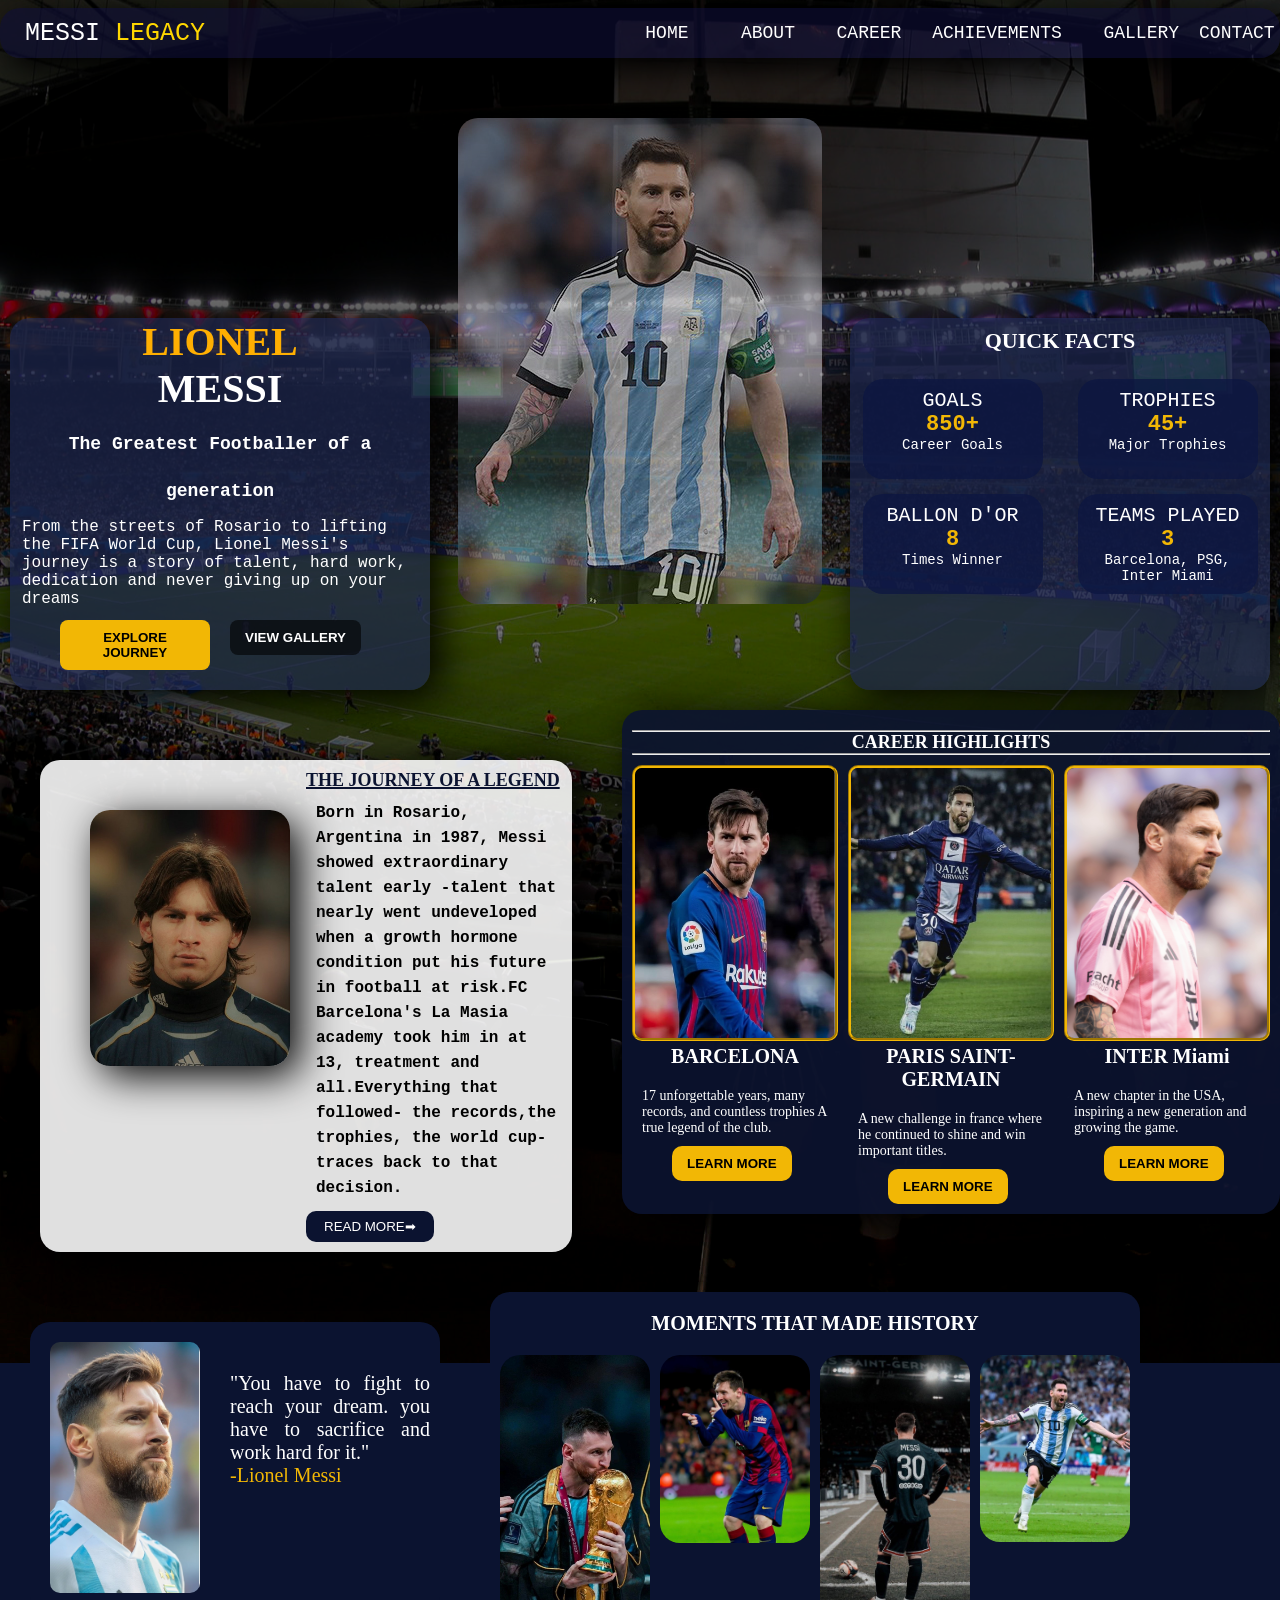
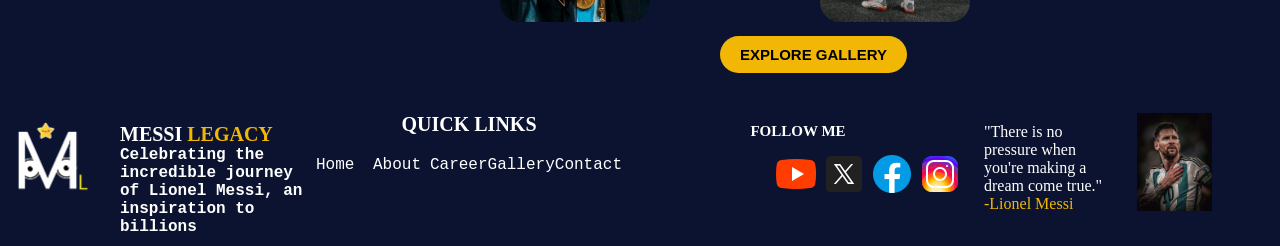
<file: index.html>
<!DOCTYPE html>
<html lang="en">
<head>
    <meta charset="UTF-8">
    <meta name="viewport" content="width=device-width, initial-scale=1.0">
    <title>Messi Legacy</title>
    <link rel="stylesheet" href="style.css">
</head>
<body>
   

    <div class="nav-background">

        <div class="web-name">MESSI <span class="web-name-span">LEGACY</span></div>
        <div class="nav-links">
         
        <a href="index.html">HOME</a>
        <a href="about.html">ABOUT</a>
        <a href="career.html">CAREER</a>
        <a href="achievements.html">ACHIEVEMENTS</a>
        <a href="gallery.html">GALLERY</a>
        <a href="contact.html">CONTACT</a>
        
        </div>
    </div>


    <div class="first-card">

        <div class="messi-box">
            <div class="messi-box-name">
                LIONEL <br><span style="color: white;">MESSI</span> <br><span class="messi-box-name-span">The Greatest Footballer of a generation</span>
            </div>
            <div class="messi-box-text">
                From the streets of Rosario to lifting the FIFA World Cup,
                Lionel Messi's journey is a story of talent, hard work, dedication
                 and never giving up on your dreams 
                </div>

                <div class="messi-box-btns">
             <div>
              <a href="achievements.html"> <button class="messi-box-btn1">
                    EXPLORE JOURNEY
                </button> </a>
            </div>

            <div>
               <a href="gallery.html"> <button class="messi-box-btn2">
                    VIEW GALLERY
                </button> </a>
            </div>
        </div>
    </div>

    <div class="messi-image1">
        <img src="images/messi1.jpg" alt="image of messi" class="messi1">
    </div>
 
     <div class="quick-facts">
        <div class="quick-facts-h1">QUICK FACTS</div>

        <div class="quick-facts-grid">

            <div class="quick-facts-card">
                GOALS<BR><span>850+</span><p>Career Goals</p>
            </div>
            <div class="quick-facts-card">
                 TROPHIES<BR><span>45+</span><p>Major Trophies</p>
            </div>
            <div class="quick-facts-card">
                 BALLON D'OR<BR><span>8</span><p>Times Winner</p>
            </div>
            <div class="quick-facts-card">
                 TEAMS PLAYED<BR><span>3</span><p>Barcelona, PSG, Inter Miami</p>
            </div>
        </div>
     </div>

    </div>


    <div class="second-card">

    <div class="white-box">

        <div>
            <img src="images/legend.jpg" alt="image of messi">
        </div>
        <div>
         <div class="white-box-h1">
            THE JOURNEY OF A LEGEND
        </div>
        <div class="white-box-text">Born in Rosario, Argentina in 1987, Messi showed extraordinary talent early
             -talent that nearly went undeveloped when a growth hormone condition put his
              future in football at risk.FC Barcelona's La Masia academy took him in at 13, 
              treatment and all.Everything that followed- the records,the trophies, the world 
              cup-traces back to that decision.
        </div>
        <div>
          <a href="about.html">  <button class="white-box-btn">READ MORE➡</button></a>
        </div>
        </div>

        </div>


    <div class="career-highlights">
        <div class="career-head"><hr>CAREER HIGHLIGHTS<hr></div>
        
        <div class="career-grid">

            <div  class="team-career">
                <div class="team-image">
                    <img src="images/barca.jpg">
                </div>
                <div class="team-name">BARCELONA</div>
                <div class="team-text">17 unforgettable years, many records, and countless trophies A true legend of the club.
                </div>
                <div class="team-btn-div">
                   <a href="career.html"><button class="team-btn">LEARN MORE </button></a>
            </div>
            </div>

              <div  class="team-career">
                <div class="team-image">
                    <img src="images/paris.jpg" class="team-image-paris">
                </div>
                
                   <div class="team-name">PARIS SAINT-GERMAIN</div>
                    <div class="team-text">A new challenge in france where he continued to shine
                    and win important titles.
                   </div>
                   <div class="team-btn-div">
                    <a href="career.html"><button class="team-btn">LEARN MORE </button></a>
                  </div>
              
        </div>


            <div  class="team-career">
                <div class="team-image">
                    <img src="images/inter.jpg" class="inter-image">
                </div>
                <div class="team-name">INTER Miami</div>
                <div class="team-text">A new chapter in the USA, inspiring a new generation and growing the game.
                </div>
                <div class="team-btn-div">
                  <a href="career.html"> <button class="team-btn">LEARN MORE </button> </a>
            </div>
            </div>


           
        </div>
    </div>

   


</div>


<div class="third-card">
  
    <div class="messi-messsage">
        <div>
            <img src="images/123messi.jpg" class="messi123-img">
        </div>
        <div class="messi-messsage-text">"You have to fight to reach your dream.
            you have to sacrifice and work hard for it."
            <div class="messi-messsage-text-gold">-Lionel Messi</div>
        </div>
    </div>

    <div class="moments-card">
      <div class="moments-text">MOMENTS THAT MADE HISTORY</div>
      <div class="moments-images">
        <div class="moment-image">
            <img src="images/history1.jpg">
        </div>
        <div class="moment-image">
            <img src="images/his3.jpg">
        </div>
        <div class="moment-image">
            <img src="images/his4.jpg">
        </div>
        <div class="moment-image">
            <img src="images/his5.jpg">
        </div>
       
      </div>
      <div><a href="gallery.html"><button class="moment-btn">EXPLORE GALLERY</button></a></div>
    </div>

</div>


<div class="footer-dock">
    <div class="footer-name">
       <div> <img src="images/LOGO MESSI.png" class="footer-logo"></div>
        <div class="footer-name-h1">MESSI <span class="footer-name-span">LEGACY</span>
            <div class="footer-name-text">Celebrating the incredible journey of Lionel Messi, an inspiration to billions</div>
        </div>
        
    </div>

    <div class="quick-links-dock">
        <div class="quick-links-h1">QUICK LINKS</div>
        <div class="quick-links-grid">
            <div>
                 <a href="index.html">Home</a>
        
            </div>
            <div>
                <a href="about.html">About</a>
        
            </div>
            <div>
                <a href="career.html">Career</a>
        
            </div>
            <div>
                  <a href="gallery.html">Gallery</a>
       
            </div>
            <div>
                 <a href="contact.html">Contact</a>
            </div>
        </div>
    </div>



    <div>
        <div class="footer-follow">FOLLOW ME</div>
        <div class="footer-logos">
            <img src="images/yt.png">
            <img src="images/x.png">
            <img src="images/fb.png">
            <img src="images/insta.png">
        </div>

    </div>

    <div class="footer-message">
        <div class="footer-message-text">
            "There is no pressure when you're making
            a dream come true."<div class="footer-message-author">-Lionel Messi</div>
        </div>
        <div>
            <img src="images/messifotter.jpg" class="messi-image-footer">
        </div>
    </div>

</div>



    
</body>
</html>
</file>
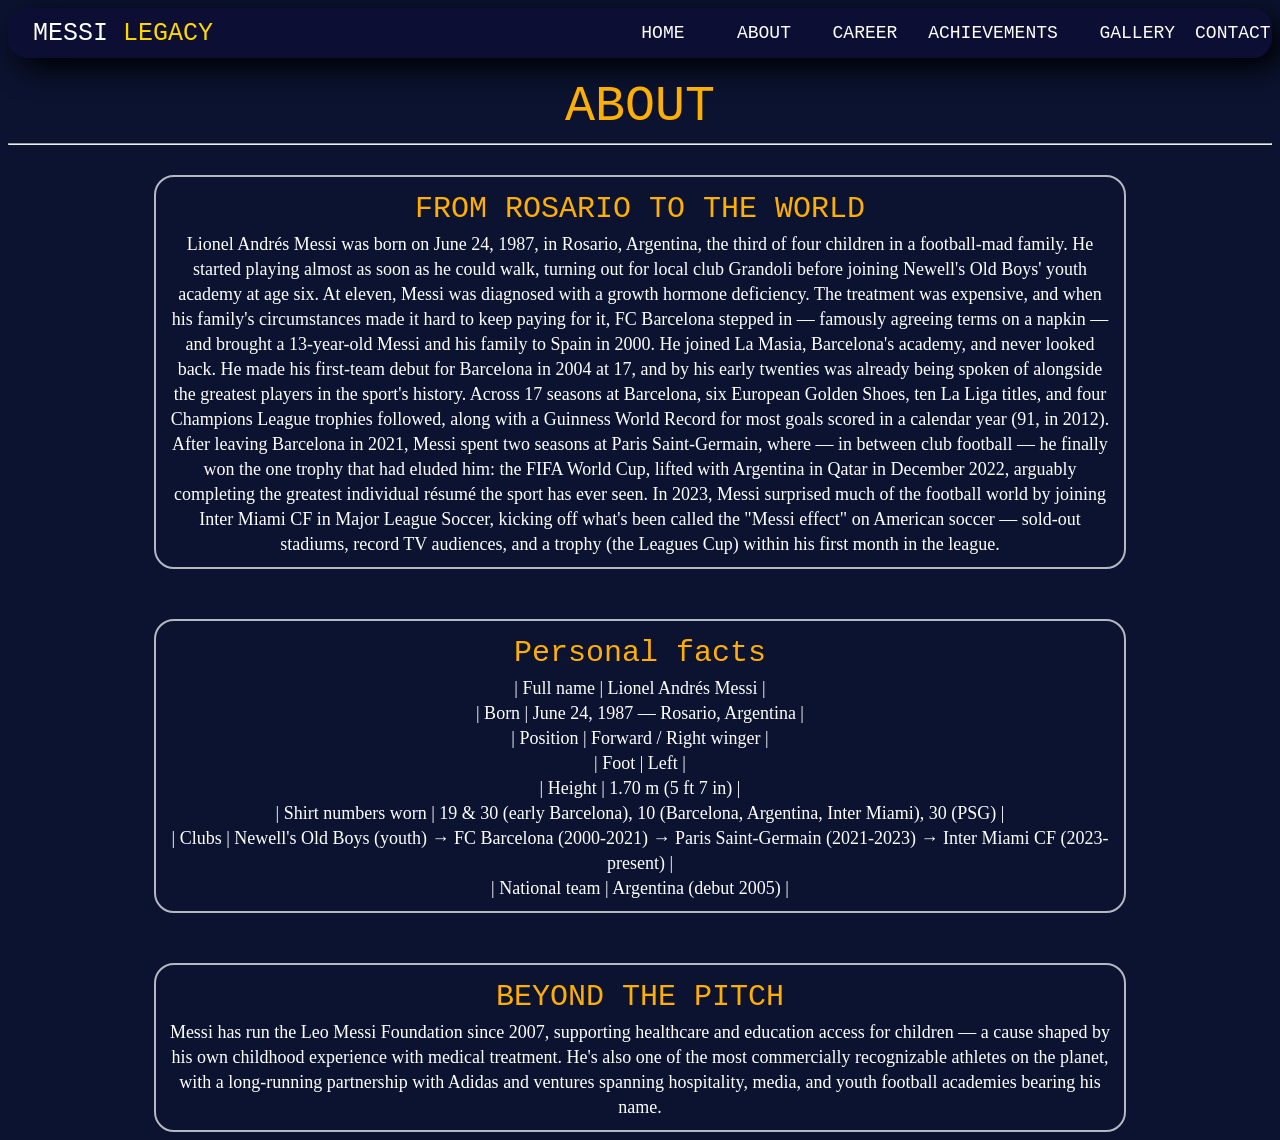
<file: about.html>
<!DOCTYPE html>
<html lang="en">
<head>
    <meta charset="UTF-8">
    <meta name="viewport" content="width=device-width, initial-scale=1.0">
    <title>messi legacy about</title>
    <link rel="stylesheet" href="about.css">
</head>
<body>
    

    <div class="nav-background">

        <div class="web-name">MESSI <span class="web-name-span">LEGACY</span></div>
        <div class="nav-links">
         
        <a href="index.html">HOME</a>
        <a href="about.html">ABOUT</a>
        <a href="career.html">CAREER</a>
        <a href="achievements.html">ACHIEVEMENTS</a>
        <a href="gallery.html">GALLERY</a>
        <a href="contact.html">CONTACT</a>
        
        </div>
    </div>
    
    <div class="about-headline">ABOUT</div>
    <hr>


    <div class="about-firstcard">
        <div class="about-first-head">FROM ROSARIO TO THE WORLD</div>

        <div class="about-first-text">
      Lionel Andrés Messi was born on June 24, 1987, in Rosario, Argentina, the third of four children in a football-mad family.
      He started playing almost as soon as he could walk, turning out for local club Grandoli before joining Newell's Old Boys' youth academy at age six.
     At eleven, Messi was diagnosed with a growth hormone deficiency.
      The treatment was expensive, and when his family's circumstances made it hard to keep paying for it,
       FC Barcelona stepped in — famously agreeing terms on a napkin — and brought a 13-year-old Messi and
        his family to Spain in 2000. He joined La Masia, Barcelona's academy, and never looked back.
      He made his first-team debut for Barcelona in 2004 at 17, and by his early twenties was already being spoken
      of alongside the greatest players in the sport's history. Across 17 seasons at Barcelona, six European Golden Shoes,
       ten La Liga titles, and four Champions League trophies followed, along with a Guinness World Record for most goals
        scored in a calendar year (91, in 2012).
      After leaving Barcelona in 2021, Messi spent two seasons at Paris Saint-Germain, where — in between club football — 
      he finally won the one trophy that had eluded him: the FIFA World Cup, lifted with Argentina in Qatar in December 2022,
      arguably completing the greatest individual résumé the sport has ever seen.
      In 2023, Messi surprised much of the football world by joining Inter Miami CF in Major League Soccer, kicking off
       what's been called the "Messi effect" on American soccer — sold-out stadiums, record TV audiences, and a trophy
       (the Leagues Cup) within his first month in the league.
        </div>

    </div>

    <div class="about-secondcard">
        <div class="about-second-head">Personal facts</div>
        <div class="about-second-texts">
    <div>     | Full name | Lionel Andrés Messi |</div>
    <div>     | Born | June 24, 1987 — Rosario, Argentina | </div>
    <div>     | Position | Forward / Right winger | </div>
    <div>     | Foot | Left |  </div>
    <div>     | Height | 1.70 m (5 ft 7 in) | </div>
    <div>     | Shirt numbers worn | 19 & 30 (early Barcelona), 10 (Barcelona, Argentina, Inter Miami), 30 (PSG) | </div>
    <div>     | Clubs | Newell's Old Boys (youth) → FC Barcelona (2000-2021) → Paris Saint-Germain (2021-2023) → Inter Miami CF (2023-present) | </div>
    <div>     | National team | Argentina (debut 2005) | </div>
 </div>
    </div>


    <div class="about-thirdcard">
           <div class="about-third-head">
             BEYOND THE PITCH
            </div>
        <div class="about-third-text">
            Messi has run the Leo Messi Foundation since 2007, supporting healthcare and education access for children — a cause shaped by his own childhood experience with medical treatment.
             He's also one of the most commercially recognizable athletes on the planet, with a long-running partnership with Adidas and ventures spanning hospitality, media, and youth football
              academies bearing his name.
            </div>
    </div>
    
</body>
</html>
</file>
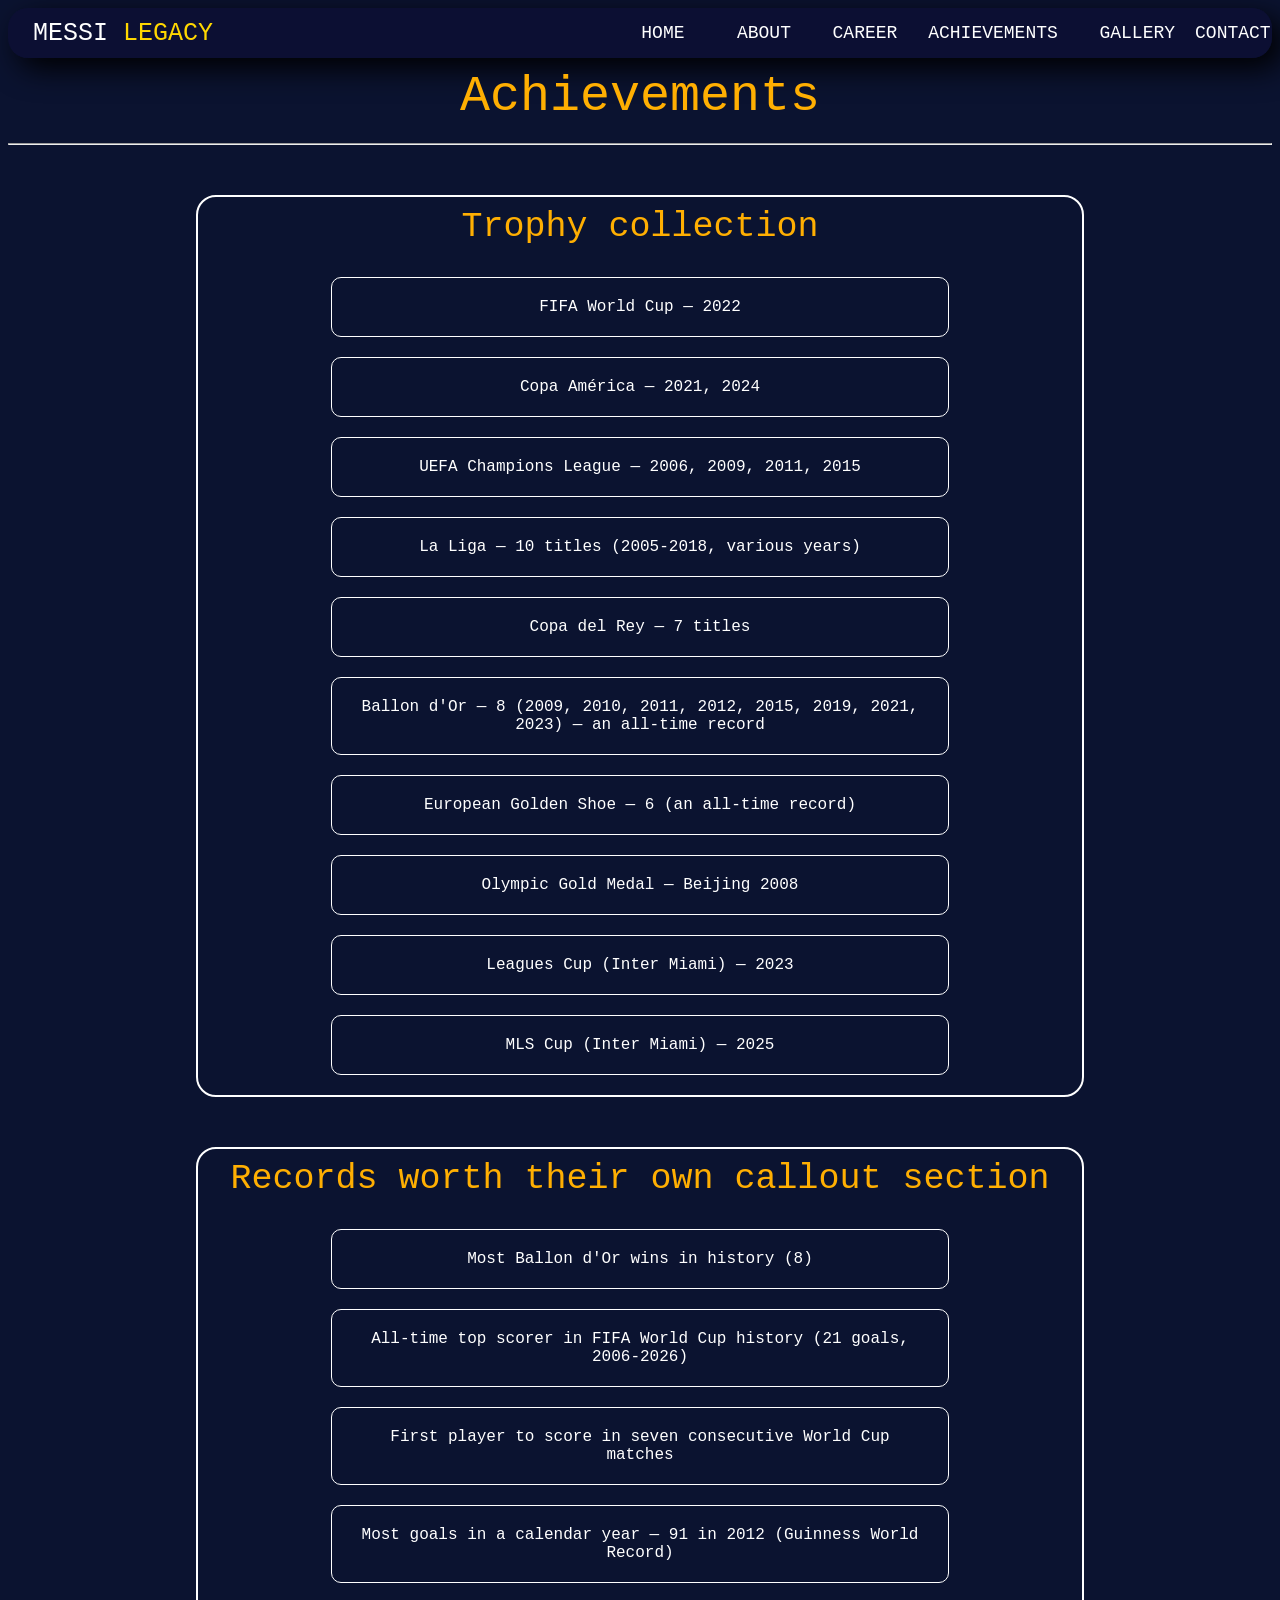
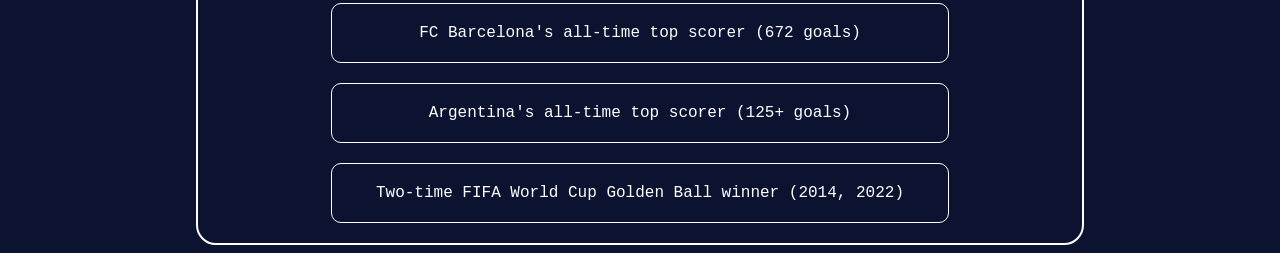
<file: achievements.html>
<!DOCTYPE html>
<html lang="en">
<head>
    <meta charset="UTF-8">
    <meta name="viewport" content="width=device-width, initial-scale=1.0">
    <title>messi legacy achievements</title>
    <link rel="stylesheet" href="achivements.css">
</head>
<body>
 
    <div class="nav-background">

        <div class="web-name">MESSI <span class="web-name-span">LEGACY</span></div>
        <div class="nav-links">
         
        <a href="index.html">HOME</a>
        <a href="about.html">ABOUT</a>
        <a href="career.html">CAREER</a>
        <a href="achievements.html">ACHIEVEMENTS</a>
        <a href="gallery.html">GALLERY</a>
        <a href="contact.html">CONTACT</a>
        
        </div>
    </div>


    <div class="career-head">
         Achievements
    </div>

    <hr>

    <div class="trophy-card">
        <div class="trophy-name"> Trophy collection</div>
        <div>
            <div class="trophy-card-sub"> FIFA World Cup — 2022</div>
            <div class="trophy-card-sub">Copa América — 2021, 2024</div>
            <div class="trophy-card-sub"> UEFA Champions League — 2006, 2009, 2011, 2015</div>
            <div class="trophy-card-sub">La Liga — 10 titles (2005-2018, various years)</div>
            <div class="trophy-card-sub"> Copa del Rey — 7 titles</div>
            <div class="trophy-card-sub">Ballon d'Or — 8 (2009, 2010, 2011, 2012, 2015, 2019, 2021, 2023) — an all-time record</div>
            <div class="trophy-card-sub">European Golden Shoe — 6 (an all-time record)</div>
            <div class="trophy-card-sub">Olympic Gold Medal — Beijing 2008</div>
            <div class="trophy-card-sub">Leagues Cup (Inter Miami) — 2023</div>
            <div class="trophy-card-sub">MLS Cup (Inter Miami) — 2025</div>
        </div>
    </div>

    <div class="second-card">
        <div class="second-card-name">Records worth their own callout section</div>
        <div class="second-card-record">Most Ballon d'Or wins in history (8)</div>
        <div class="second-card-record"> All-time top scorer in FIFA World Cup history (21 goals, 2006-2026)</div>
        <div class="second-card-record"> First player to score in seven consecutive World Cup matches</div>
        <div class="second-card-record">Most goals in a calendar year — 91 in 2012 (Guinness World Record)</div>
        <div class="second-card-record">FC Barcelona's all-time top scorer (672 goals)</div>
        <div class="second-card-record"> Argentina's all-time top scorer (125+ goals)</div>
        <div class="second-card-record"> Two-time FIFA World Cup Golden Ball winner (2014, 2022)</div>
    </div>
    
</body>
</html>
</file>
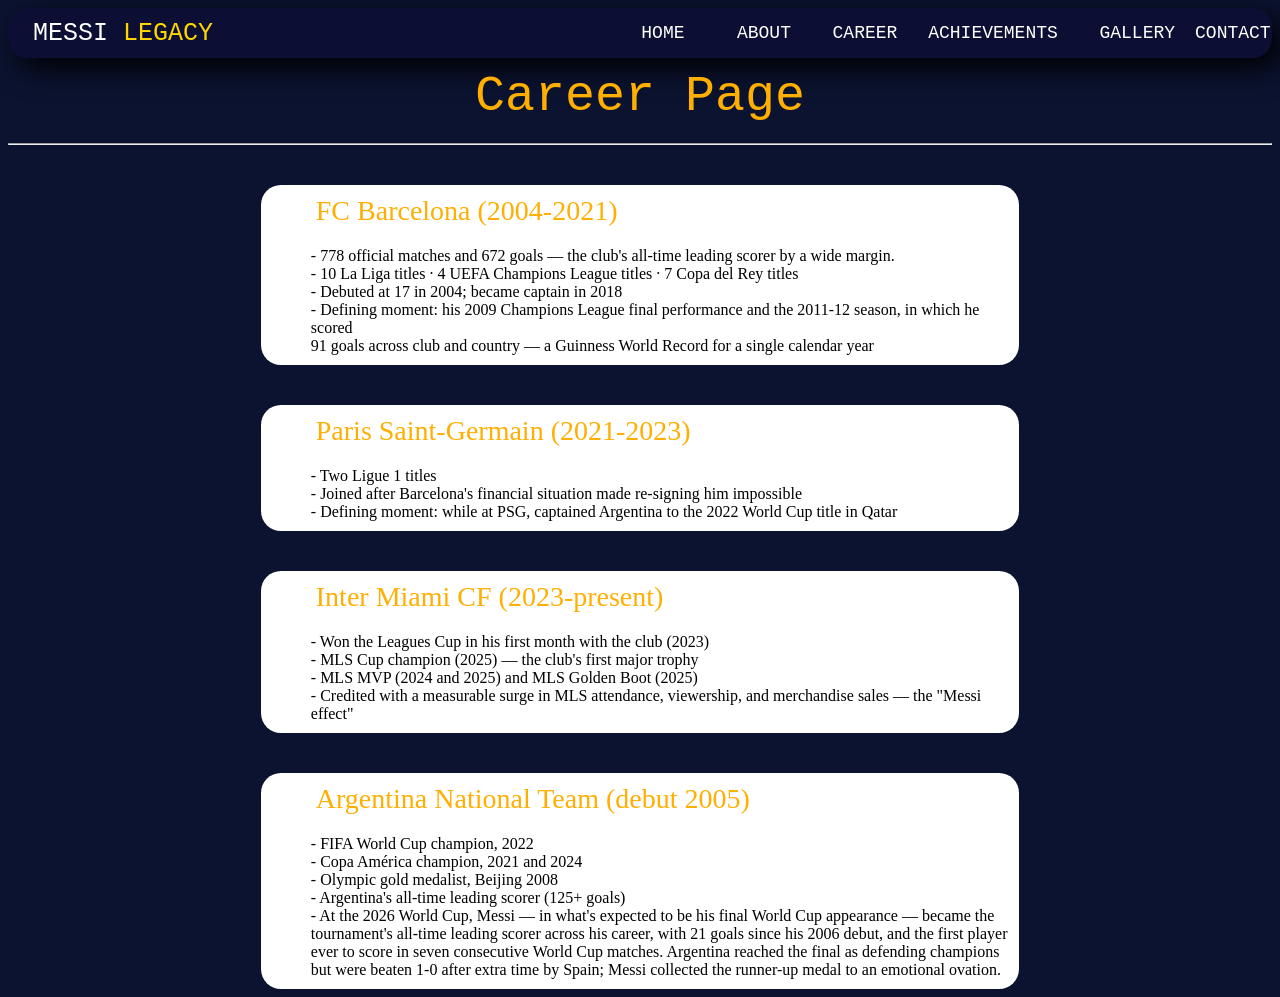
<file: career.html>
<!DOCTYPE html>
<html lang="en">
<head>
    <meta charset="UTF-8">
    <meta name="viewport" content="width=device-width, initial-scale=1.0">
    <title>Messi Legacy career page</title>
    <link rel="stylesheet" href="career.css">
</head>
<body>
    
    <div class="nav-background">

        <div class="web-name">MESSI <span class="web-name-span">LEGACY</span></div>
        <div class="nav-links">
         
        <a href="index.html">HOME</a>
        <a href="about.html">ABOUT</a>
        <a href="career.html">CAREER</a>
        <a href="achievements.html">ACHIEVEMENTS</a>
        <a href="gallery.html">GALLERY</a>
        <a href="contact.html">CONTACT</a>
        
        </div>
    </div>


    <div class="career-head">
        Career Page
    </div>
    <hr>


    <div class="career-barsa-card">
        <div class="career-barsa-name"> FC Barcelona (2004-2021)</div>
        <div class="career-barsa-texts">
          <div class="career-barsa-text"> - 778 official matches and 672 goals — the club's all-time
    leading scorer by a wide margin.</div>  
            <div class="career-barsa-text">- 10 La Liga titles · 4 UEFA Champions League titles · 7 Copa del Rey titles</div> 
            <div class="career-barsa-text">- Debuted at 17 in 2004; became captain in 2018</div> 
            <div class="career-barsa-text">- Defining moment: his 2009 Champions League final performance and the 2011-12 season,
              in which he scored <br> 91 goals across club and country — a Guinness World Record for a single calendar year</div> 
        </div>
    </div>

    <div class="career-psg-card">
        <div class="career-psg-name">Paris Saint-Germain (2021-2023)</div>
        <div class="career-psg-texts">
       <div>- Two Ligue 1 titles</div>  
        <div> - Joined after Barcelona's financial situation made re-signing him impossible</div>
         <div> - Defining moment: while at PSG, captained Argentina to the 2022 World Cup title in Qatar</div>
        </div>
    </div>
  
   <div class="career-inter-card">
    <div class="career-inter-name"> Inter Miami CF (2023-present)</div>
    <div class="career-inter-texts">
  <div>- Won the Leagues Cup in his first month with the club (2023)</div>
  <div>- MLS Cup champion (2025) — the club's first major trophy</div>
 <div> - MLS MVP (2024 and 2025) and MLS Golden Boot (2025)</div>
   <div>- Credited with a measurable surge in MLS attendance, viewership, and merchandise sales — the "Messi effect"</div></div>
   </div>


   <div class="career-argentina-card">
    <div class="career-argentina-name"> Argentina National Team (debut 2005)</div>
    <div class="career-argentina-texts">
       <div>- FIFA World Cup champion, 2022</div> 
       <div> - Copa América champion, 2021 and 2024</div>
      <div> - Olympic gold medalist, Beijing 2008</div> 
        <div>- Argentina's all-time leading scorer (125+ goals)</div>
      <div> - At the 2026 World Cup, Messi — in what's expected 
        to be his final World Cup appearance — became the tournament's
         all-time leading scorer across his career, with 21 goals since 
         his 2006 debut, and the first player ever to score in seven 
         consecutive World Cup matches. Argentina reached the final as
          defending champions but were beaten 1-0 after extra time by Spain;
           Messi collected the runner-up medal to an emotional ovation.</div> 
    </div>
   </div>

</body>
</html>
</file>
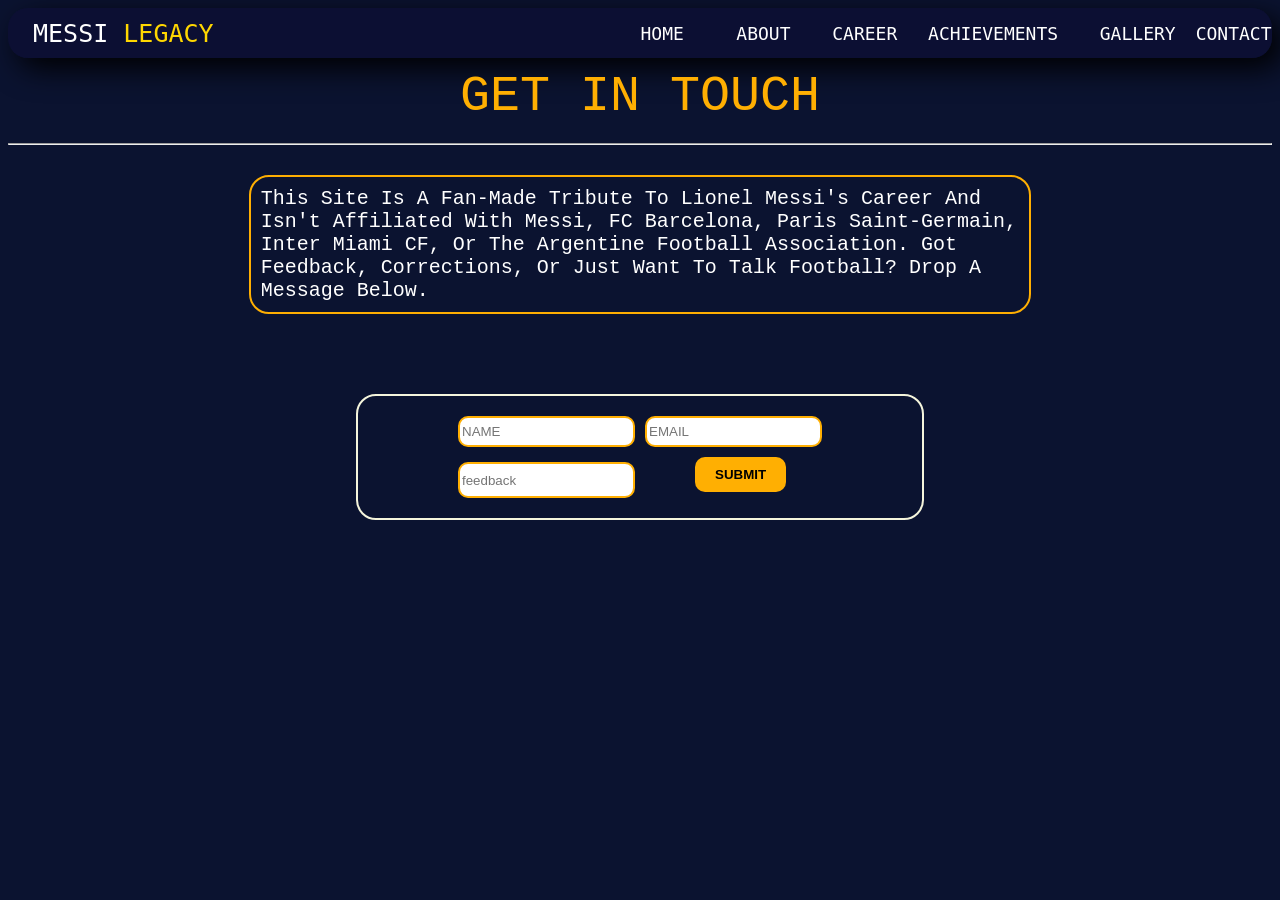
<file: contact.html>
<!DOCTYPE html>
<html lang="en">
<head>
    <meta charset="UTF-8">
    <meta name="viewport" content="width=device-width, initial-scale=1.0">
    <title>Messi Legacy contact</title>
    <link rel="stylesheet" href="contact.css">
</head>
<body>
    <div class="nav-background">

        <div class="web-name">MESSI <span class="web-name-span">LEGACY</span></div>
        <div class="nav-links">
         
        <a href="index.html">HOME</a>
        <a href="about.html">ABOUT</a>
        <a href="career.html">CAREER</a>
        <a href="achievements.html">ACHIEVEMENTS</a>
        <a href="gallery.html">GALLERY</a>
        <a href="contact.html">CONTACT</a>
        
        </div>
    </div>


    <div class="career-head">
         GET IN TOUCH
    </div>

    <hr>

    <div class="contact-msg">
        This site is a fan-made tribute to Lionel Messi's career and isn't affiliated with Messi,
         FC Barcelona, Paris Saint-Germain, Inter Miami CF, or the Argentine Football Association.
          Got feedback, corrections, or just want to talk football? Drop a message below.
    </div>
   

    <div class="submit-card">
        <div class="submit-grid">
        <input type="text" placeholder="NAME" id="name" autocomplete="name">
        <input type="email" placeholder="EMAIL" id="email" autocomplete="email">
        <input type="text" placeholder="feedback" id="feedback">
     
       <a href="submit.html" class="submit"> <button class="btn-submit">SUBMIT</button></a>
       </div>

    
</body>
</html>
</file>
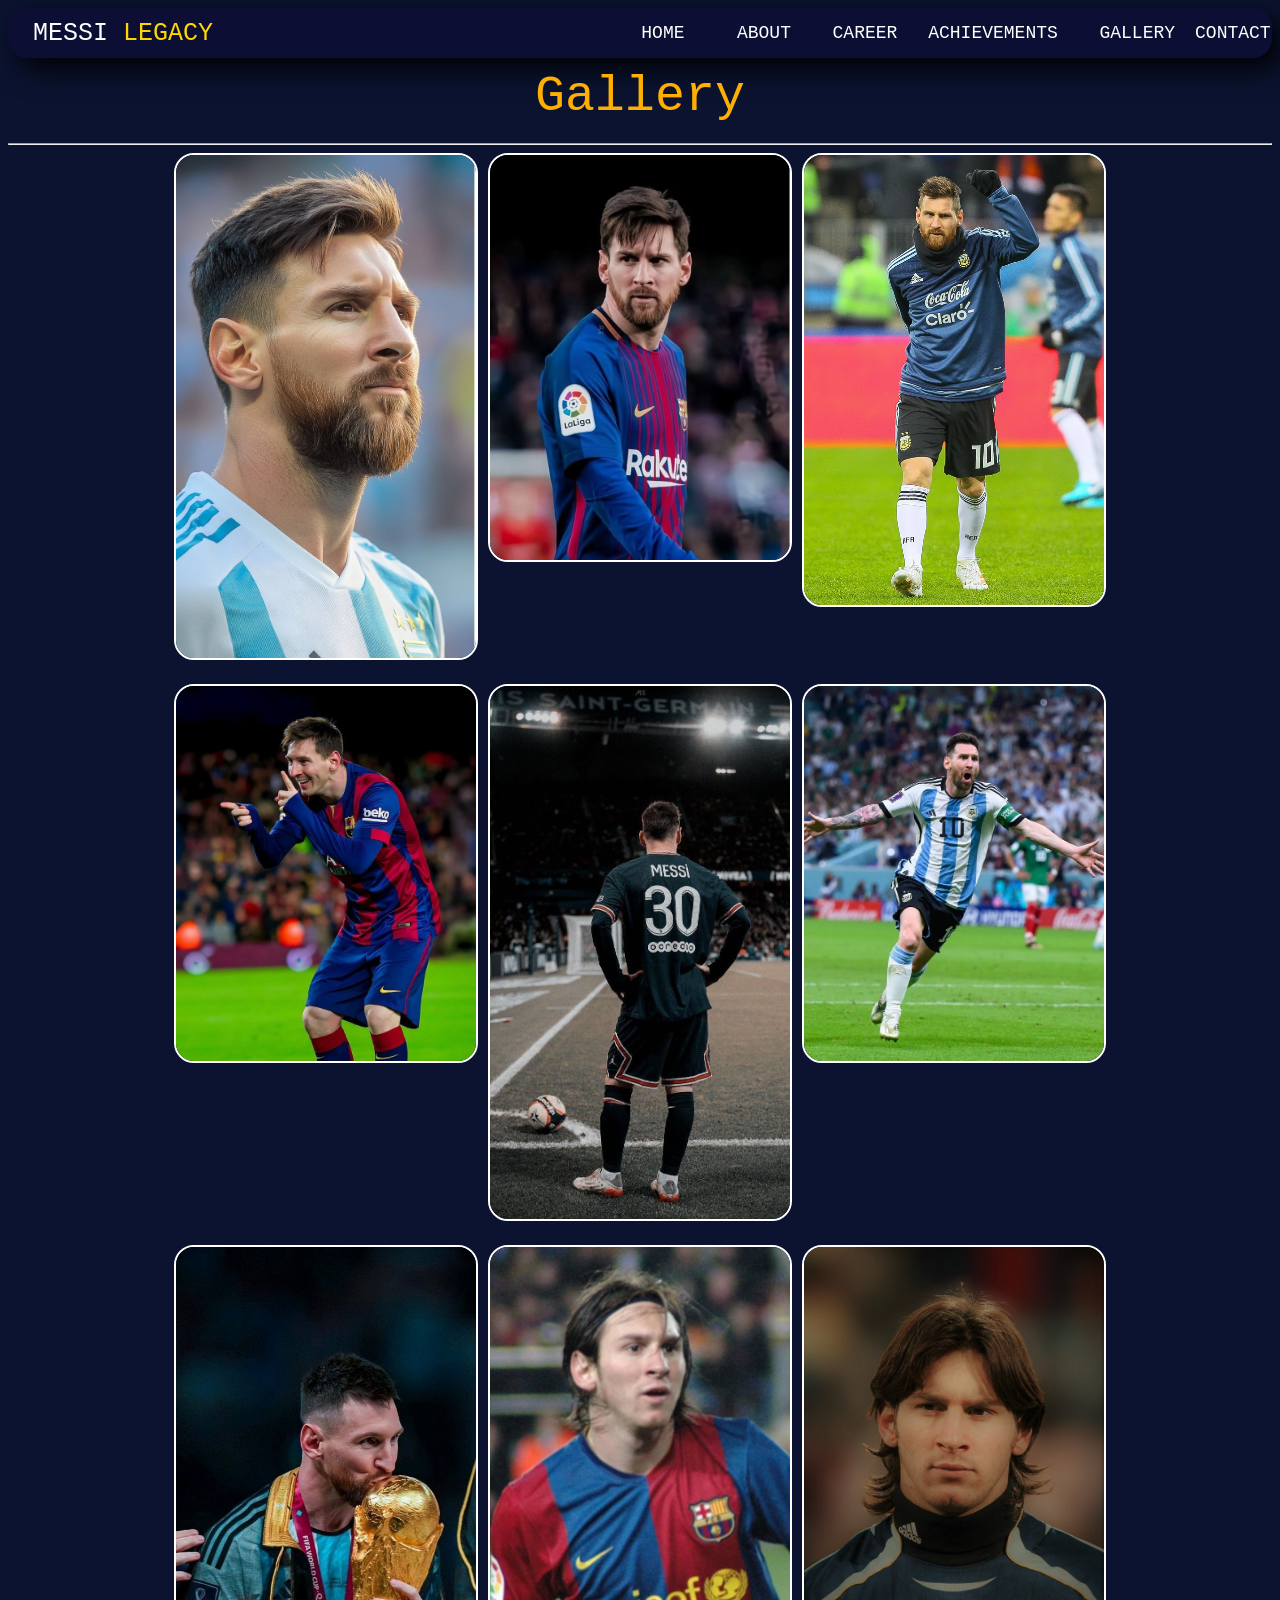
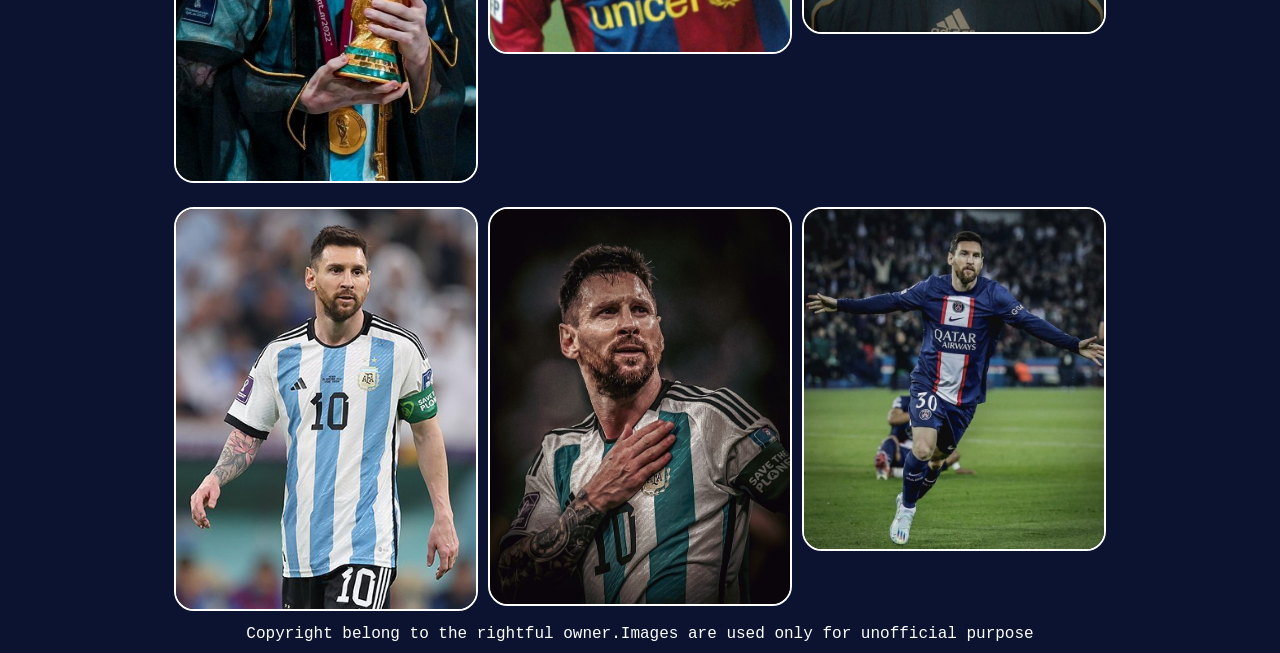
<file: gallery.html>
<!DOCTYPE html>
<html lang="en">
<head>
    <meta charset="UTF-8">
    <meta name="viewport" content="width=device-width, initial-scale=1.0">
    <title>Messi Legacy gallery</title>
    <link rel="stylesheet" href="gallery.css">
</head>
<body>
      <div class="nav-background">

        <div class="web-name">MESSI <span class="web-name-span">LEGACY</span></div>
        <div class="nav-links">
         
        <a href="index.html">HOME</a>
        <a href="about.html">ABOUT</a>
        <a href="career.html">CAREER</a>
        <a href="achievements.html">ACHIEVEMENTS</a>
        <a href="gallery.html">GALLERY</a>
        <a href="contact.html">CONTACT</a>
        
        </div>
    </div>


    <div class="career-head">
         Gallery
    </div>

    <hr>


     <div class="gallery-images">
        <div class="images-box"> <img src="images/123messi.jpg" class="images"></div>
        <div class="images-box"><img src="images/barca.jpg"  class="images"></div>
        <div class="images-box"> <img src="images/hi6.jpg" class="images"></div>
        <div class="images-box"> <img src="images/his3.jpg" class="images"></div>
        <div class="images-box"> <img src="images/his4.jpg" class="images"></div>
        <div class="images-box"><img src="images/his5.jpg" class="images"></div>
        <div class="images-box"> <img src="images/history1.jpg" class="images"></div>
        <div class="images-box"><img src="images/history2.jpg" class="images"></div>
        <div class="images-box"><img src="images/legend.jpg" class="images"></div>
        <div class="images-box"> <img src="images/messi1.jpg" class="images"></div>
        <div class="images-box"> <img src="images/messifotter.jpg" class="images"></div>
        <div class="images-box"> <img src="images/paris.jpg" class="images"></div>
     </div>
    <div class="footer">Copyright belong to the rightful owner.Images are used only for unofficial purpose</div>
</body>
</html>
</file>
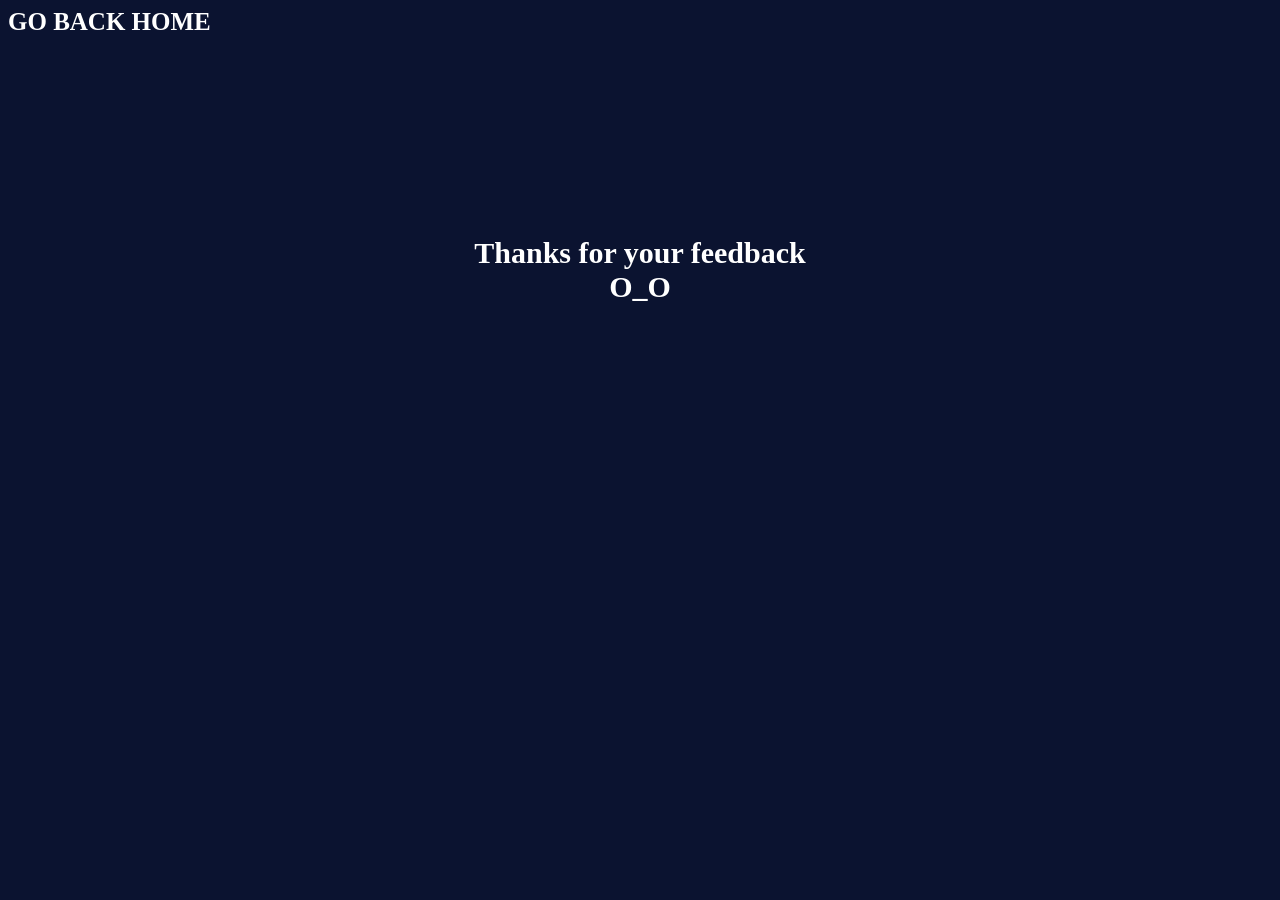
<file: submit.html>
<!DOCTYPE html>
<html lang="en">
<head>
    <meta charset="UTF-8">
    <meta name="viewport" content="width=device-width, initial-scale=1.0">
    <title>messi legacy feedback</title>
    <link rel="stylesheet" href="submit.css">
</head>
<body>
     <a href="index.html" class="goback">GO BACK HOME</a>

    <div class="thanks">Thanks for your feedback <br>O_O</div>

   
    
</body>
</html>
</file>
<file: style.css>
*{
    margin: 0;
}

body{
    background-image: url(images/stadium.jpg);
    background-position: center;
    background-repeat: no-repeat;
    background-color: #0b1330;
    background-attachment: fixed;
    min-height: 100vh;

}
body::before{
    content: "";
    position: fixed;
    top: 0;
    left: 0;
    width: 100%;
    height: 100%;
    background: rgba(0,0,0,0.55);
    z-index: -1;
}

.nav-background{
    background-color: rgba(13, 13, 54, 0.616);
    box-shadow:10px 10px 30px black;
    display: grid;
    grid-template-columns:1fr 1fr;
    height: 50px;
    align-items: center;
    border-radius: 20px;
    margin-top: 8PX;
}
.nav-background:hover{
    background-color: #0b301448;
}
.web-name{
    color: white;
    font-family: monospace,Arial, Helvetica, sans-serif;
    font-size: 25px;
    margin-left: 25px;

}
.web-name-span{
    color: gold;
}

.nav-links{
    display: grid;
    grid-template-columns: 1fr 1fr 1fr 2fr 1fr 1fr;
    column-gap: 20px;
   margin-left: auto;
   margin-right: auto;
}
nav {
   
    display: inline-block;
    justify-content: space-between;
    align-items: center;
     padding: 18px 30px;
}
a {
   text-decoration: none;
    color: rgb(255, 255, 255);
    font-size: 18px;
    font-family: monospace, sans-serif;
    vertical-align: middle;
    width: fit-content;
}
a:hover{
    color: #F2B705;
}

.first-card{
    display: grid;
    grid-template-columns: 1fr 1fr 1fr;
    margin-top: 10px;
    margin-right: 10px;
    margin-left: 10px;
}

.messi-box{
    
    margin-top: 250px;
    height: fit-content;
    background-color:#1c264eb9;
    box-shadow: 10px 10px 40px black;
    color:white;
    border-radius: 20px;
    margin-left: auto;
    margin-right: auto;
    vertical-align: bottom;
    transition: 0.3s;
}
.messi-box:hover{
    transform: scale(1.06);
}
.messi-box-btns{
    display: grid;
    grid-template-columns: 1fr 1fr;
    column-gap: 20px;
    margin-left: 50px;
    margin-right: 50px;
}
.messi-box-name{
    color: #ffaf02;
    font-family: cursive;
    font-weight: bold;
    font-size:40px;
    text-align: center;
    
    
}
.messi-box-name-span{
    font-size: 18px;
    color: white;
    font-family: monospace;
   
}
.messi-box-text{
    font-size: 16px;
    font-family: monospace;
    padding: 12px;
}
.messi-box-btn1{
   background-color: #F2B705;
   border: none;
   color: black;
   font-weight: bold;
   margin-bottom: 20px;
  padding-left: 15px;
  padding-right: 15px;
  padding-bottom: 10px;
  padding-top: 10px;
  border-radius: 8px;
  transition: 0.3s;

}
.messi-box-btn1:hover{
    border-radius: 20px;
    background-color: white;
}
.messi-box-btn2{
     background-color:rgba(0, 0, 0, 0.596);
   border: none;
   color: white;
   font-weight: bold;
   margin-bottom: 20px;
  padding-left: 15px;
  padding-right: 15px;
  padding-bottom: 10px;
  padding-top: 10px;
  border-radius: 8px;
  transition: 0.3s;
}
.messi-box-btn2:hover{
    border-radius: 50px;
    background-color: black;
    transform: translatex(10px);
}

.messi1{
    border-radius: 20px;
    opacity: 0.6;
    object-fit: contain;
    object-position: center;
    transition: 0.3s;
}
.messi1:hover{
    opacity: 1;
    border-radius: 25px;
    transform:scale(1.04)
}
.messi-image1{
    align-items:center;
     width: fit-content;
     margin-left: auto;
     margin-right: auto;
    margin-top: 50px;
}
.quick-facts{
    margin-top: 250px; 
    background-color: #1c264eb9;
    box-shadow:10px 10px 40px black;
     font-size: 16px;
     font-family: monospace;
    color:white;
    text-align: center;
    border-radius: 20px;
    transition: 0.3s;
}
.quick-facts:hover{
    transform: scale(1.05);
    background-color: #0b133075;
}
.quick-facts-grid{
    display: grid;
    grid-template-columns: 1fr 1fr;
    column-gap: 10px;
    row-gap: 15px;
}
.quick-facts-h1{
    padding: 10px;
    font-family: cursive;
    font-weight: bold;
    font-size: 22px;
    margin-bottom: 15px;
    transition: 0.3s;
}
.quick-facts-h1:hover{
    color: #F2B705;
}

.quick-facts-card{
    height: 80px;
    width: 160px;
    margin-left: auto;
    margin-right: auto;
    background-color: #0c1742c4;
    border-radius: 20px;
    padding: 10px;
    font-size: 20px;
    transition: 0.3s;
}
.quick-facts-card:hover{
    background-color: #1b285fc4;
    transform: scale(1.03);
}
.quick-facts-card span{
    color: #F2B705;
    font-size: 22PX;
    font-weight: bold;
}
.quick-facts-card p{
    font-size: 14px;
}

.second-card{
    display: grid;
    grid-template-columns: 1fr 1fr ;
     column-gap:50px;
    margin-top:20px;
}

.white-box{
    display: grid;
    width: fit-content;
    height: fit-content;
    grid-template-columns: 1fr 1fr;
    border-radius:20px;
    background-color: rgba(255, 255, 255, 0.877);
    box-shadow:10px 10px 40px black;
    padding: 10px;
    margin-left:40px;
    margin-top:50px;
    transition: 0.3s;
}
.white-box:hover{
   transform: scale(1.04);
}

.white-box img{
    width: 200px;
    border-radius: 20px;
    box-shadow:10px 10px 40px black;
    margin-top: 40px;
    margin-left: 40px;
   
}
.white-box-h1{
    font-family: cursive;
    font-weight:bolder;
    color: #0b1330;
    font-size: 18px;
    text-decoration: underline 2px;
}
.white-box-text{
    font-family: 'Courier New', Courier, monospace;
    font-weight: 900;
    margin-top: 10px;
    line-height: 25px;
    margin-left: 10px;
}
.white-box-btn{
    background-color: #0b1330;
    border: none;
    color: white;
    padding-left: 18px;
    padding-right: 18px;
    padding-top: 8px;
    padding-bottom: 8px;
    border-radius:10px;
    margin-top: 10px;
    transition: 0.3s;
}
.white-box-btn:hover{
    border-radius: 20px;
    background-color: #ffaf02;
    color: black;
    font-weight: bolder;
}
.career-highlights{
    width: min-content;
    height: min-content;
    background-color: #0b1330e8;
     color: white;
     border-radius: 20px;
      padding: 10px;
     box-shadow:10px 10px 40px black
}
.career-grid{
    display: grid;
    grid-template-columns: 1fr 1fr 1fr;
    column-gap: 10px;
}
.career-head{
    text-align: center;
    font-size: 18px;
    font-family: cursive;
    font-weight: bolder;
    margin-top: 10px;
    margin-bottom: 10px;
}

.team-career{
    width:min-content;
    transition: 0.3s;
}
.team-career:hover{
    transform: scale(1.04);
}
.team-image img{
    width:200PX;
    border-radius: 10px;
    border: #F2B705;
    border-style: groove;
 
}
.team-name{
    font-size: 20px;
    font-weight: bold;
    text-align: center;
    margin-bottom: 10px;
}
.team-text{
    text-align: left;
    font-family: cursive;
    font-size: 14px;
    
    padding: 10px;
}
.team-btn{
    background-color: #F2B705;
    color: black;
    font-weight: bolder;
    border: none;
    padding-left: 15px;
    padding-right: 15px;
    padding-top: 10px;
    padding-bottom: 10px;
    border-radius: 10px;
    margin-left: 40px;
}
.team-btn:hover{
    background-color: rgb(240, 67, 67);
    color: white;
    padding-left: 20px;
    padding-right: 20px;
}
.team-image-paris{
    height: 270px;
    object-position: center;
    object-fit:cover;
}
.inter-image{
    height: 270px;
}

.third-card{
    display: grid;
    grid-template-columns: 1fr 1fr ;
     column-gap:50px;
    margin-top:20px;
}
.messi-messsage{
    display: grid;
    background-color: #0b1330;
    grid-template-columns:  1fr 1fr;
    width: min-content;
    height: min-content;
    margin-left: 30px;
    margin-bottom: 20px;
    border-radius: 20px;
    margin-top: 50px;
    transition: 0.3s;
}
.messi-messsage:hover{
    transform: scale(1.05);
    border: solid 2px white;
}

.messi123-img{
    width: 150px;
    padding: 20px;
    border-radius: 30px;
}

.messi-messsage-text{
    margin-top: 40px;
    text-align: justify;
    font-size: 20px;
    width: 200px;
    color: white;
    font-family: cursive;
    padding: 10px;
}
.messi-messsage-text-gold{
    color: #F2B705;
}

.moments-card{
    background-color:#0b1330;
    margin-top: 20px;
    width: min-content;
    height: min-content;
    border-radius: 20px;
    margin-right: 200px;
    margin-bottom: 30px;
    transition: 0.3s;
}
.moments-card:hover{
    transform: scale(1.02);
}
.moments-text{
    font-size: 20px;
    color: white;
    font-weight: bolder;
    margin-top: 10px;
    padding: 10px;
    text-align: center;
}
.moments-images{
    display: grid;
    grid-template-columns: 1fr 1fr 1fr 1fr;
    column-gap: 10px;
    padding: 10px;
}
.moment-image img{
    width: 150px;
    border-radius: 20px;
    transition: 0.3s;
}
.moment-image img:hover{
    transform: scale(1.05);
}
.moment-btn{
    background-color: #F2B705;
    color: black;
    font-size: 15px;
    font-weight: bold;
    padding-left: 20px;
    padding-right: 20px;
    padding-bottom: 10px;
    padding-top: 10px;
    border-radius: 20px;
    border: none;
    margin-left: 230px;
    margin-bottom: 10px;
    transition: 0.3s;
}
.moment-btn:hover{
    background-color: white;
    transform: scale(1.04);
}


.footer-dock{
    display: grid;
    grid-template-columns: 1fr 1fr 1fr 1fr;
    column-gap: 10px;
    background-color: #0b1330;
    width: 100%;
    height: 110px;
    position: relative;
   margin: 0;
   
}

.footer-logo{
    width: 100px;
}
.footer-name{
    display: grid;
    grid-template-columns: 120px 1fr;
}
.footer-name-h1{
    color: white;
    font-family: cursive;
    font-size:20px;
    font-weight: bold;
    padding-top: 10px;
}
.footer-name-span{
    color: #F2B705;
}
.footer-name-text{
    font-size: 16px;
    font-family: monospace;
    font-weight: 700;
}

.quick-links-h1{
    font-family: cursive;
    font-weight: 800;
    font-size: 20px;
    color: white;
    text-align: center;
}
.quick-links-grid{
    display: grid;
    grid-template-columns: 1fr 1fr 1fr 1fr 1fr;
    margin-top: 20px;
    font-family: monospace;
a{
    font-size: 16px;
    
}
}
.footer-logos{
    display: grid;
    grid-template-columns: 48px 48px 48px 48px;
    margin-left: 140px;
    margin-top: 10px;
    transition: 0.3s;
}
.footer-logos img:hover{
    transform: scale(1.04);
}
.footer-message{
    display: grid;
    grid-template-columns: 1fr 1fr;
    column-gap: 20px;
    color: white;
}
.messi-image-footer{
    width: 75px;   
}
.footer-message-text{
    font-family: cursive;
    font-size: 16px;
    padding: 10px;
}
.footer-message-author{
    color: #F2B705;
}
.footer-follow{
    text-align: center;
    color: white;
    font-family: cursive;
    font-size: 15px;
    font-weight: bolder;
    margin-top: 10px;
}
</file>
<file: about.css>
body{
    background-color: #0b1330;
}
.about-headline{
    font-size: 50px;
    font-family:'Courier New', Courier, monospace;
    color:#ffaf02;
    text-align: center;
    margin-top: 20px;
}
.about-headline:hover{
    color: rgb(172, 5, 5);
}

.nav-background{
    background-color: rgba(13, 13, 54, 0.616);
    box-shadow:10px 10px 30px black;
    display: grid;
    grid-template-columns:1fr 1fr;
    height: 50px;
    align-items: center;
    border-radius: 20px;
    margin-top: 8PX;
}
.web-name{
    color: white;
    font-family: monospace,Arial, Helvetica, sans-serif;
    font-size: 25px;
    margin-left: 25px;

}
.web-name-span{
    color: gold;
}

.nav-links{
    display: grid;
    grid-template-columns: 1fr 1fr 1fr 2fr 1fr 1fr;
    column-gap: 20px;
   margin-left: auto;
   margin-right: auto;
}
nav {
   
    display: inline-block;
    justify-content: space-between;
    align-items: center;
     padding: 18px 30px;
}
a {
   text-decoration: none;
    color: rgb(255, 255, 255);
    font-size: 18px;
    font-family: monospace, sans-serif;
    vertical-align: middle;
    width: fit-content;
}
a:hover{
    color: #ffaf02;
}

.about-firstcard{
    color: white;
    width: 75%;
   text-align:center;
   font-size: 18px;
   line-height: 25px;
    margin-left: auto;
    margin-right: auto;
    border: solid 2px rgba(255, 255, 255, 0.699);
    border-radius: 20px;
    padding: 10px;
    margin-top: 30px;
    transition: 0.3s;
}
.about-firstcard:hover{
    transform: scale(1.04);
}
.about-first-head{
    color: #ffaf02;
    font-size: 30px;
    padding: 10px;
    font-family: 'Courier New', Courier, monospace;
}
.about-first-text{
    font-family:cursive;
}

.about-secondcard{
    width: 75%;
    color: white;
    text-align:center;
   font-size: 18px;
   line-height: 25px;
    margin-left: auto;
    margin-right: auto;
    border: solid 2px rgba(255, 255, 255, 0.699);
    border-radius: 20px;
    padding: 10px;
    margin-top:50px;
    transition: 0.3s;
}
.about-secondcard:hover{
    transform: scale(1.04);
}

.about-second-head{
     color: #ffaf02;
    font-size: 30px;
    padding: 10px;
    font-family: 'Courier New', Courier, monospace;
}
.about-second-texts{
    font-family:cursive;
    text-align: center;
}
.about-thirdcard{
     width: 75%;
    color: white;
    text-align:center;
   font-size: 18px;
   line-height: 25px;
    margin-left: auto;
    margin-right: auto;
    border: solid 2px rgba(255, 255, 255, 0.699);
    border-radius: 20px;
    padding: 10px;
    margin-top:50px;
    transition: 0.3s;
}
.about-thirdcard:hover{
    transform: scale(1.04);
}
.about-third-head{
     color: #ffaf02;
    font-size: 30px;
    padding: 10px;
    font-family: 'Courier New', Courier, monospace;
}
.about-third-text{
     font-family:cursive;
    text-align: center;
}
</file>
<file: achivements.css>
body{
   background-color: #0b1330; 
}
.about-headline{
    font-size: 45px;
    font-family:'Courier New', Courier, monospace;
    color: white;
    text-align: center;
    margin-top: 20px;
}

.nav-background{
    background-color: rgba(13, 13, 54, 0.616);
    box-shadow:10px 10px 30px black;
    display: grid;
    grid-template-columns:1fr 1fr;
    height: 50px;
    align-items: center;
    border-radius: 20px;
    margin-top: 8PX;
}
.web-name{
    color: white;
    font-family: monospace,Arial, Helvetica, sans-serif;
    font-size: 25px;
    margin-left: 25px;

}
.web-name-span{
    color: gold;
}

.nav-links{
    display: grid;
    grid-template-columns: 1fr 1fr 1fr 2fr 1fr 1fr;
    column-gap: 20px;
   margin-left: auto;
   margin-right: auto;
}
nav {
   
    display: inline-block;
    justify-content: space-between;
    align-items: center;
     padding: 18px 30px;
}
a {
   text-decoration: none;
    color: rgb(255, 255, 255);
    font-size: 18px;
    font-family: monospace, sans-serif;
    vertical-align: middle;
    width: fit-content;
}
a:hover{
    color: #ffaf02;
}
.career-head{
    font-size: 50px;
    font-family: 'Courier New', Courier, monospace;
    color: #ffaf02;
    text-align: center;
    padding: 10px;
}
.career-head:hover{
    color: greenyellow;
}

.trophy-card{
    width: 70%;
    border: 2px solid white;
    border-radius: 20px;
    margin-left: auto;
    margin-right: auto;
    text-align: center;
    margin-top: 50px;
    transition: 0.3s;
}
.trophy-card:hover{
    transform: scale(1.03);
}
.trophy-name{
    color: #ffaf02;
    font-size: 35px;
    font-family: 'Courier New', Courier, monospace;
    padding: 10px;
}
.trophy-card-sub{
    width: 65%;
    padding: 20px;
    color: white;
    font-family: 'Courier New', Courier, monospace;
    border: solid 1px white;
    border-radius: 10px;
    margin-left: auto;
    margin-right: auto;
    margin-top: 20px;
    margin-bottom: 20px;
    transition: 0.3s;
}
.trophy-card-sub:hover{
    background-color: rgba(0, 128, 0, 0.212);
    transform: scale(1.02);
}


.second-card{
    width: 70%;
    border: 2px solid white;
    border-radius: 20px;
    margin-left: auto;
    margin-right: auto;
    text-align: center;
    margin-top: 50px;
    transition: 0.3s;
}
.second-card:hover{
    transform: scale(1.04);
}
.second-card-name{
    color: #ffaf02;
    font-size: 35px;
    font-family: 'Courier New', Courier, monospace;
    padding: 10px;
}
.second-card-record{
    width: 65%;
    padding: 20px;
    color: white;
    font-family: 'Courier New', Courier, monospace;
    border: solid 1px white;
    border-radius: 10px;
    margin-left: auto;
    margin-right: auto;
    margin-top: 20px;
    margin-bottom: 20px;
    transition: 0.3s;
}
.second-card-record:hover{
    background-color: rgba(182, 12, 12, 0.253);
    transform: scale(1.04);
}
</file>
<file: career.css>
body{
    background-color: #0b1330;
}
.about-headline{
    font-size: 45px;
    font-family:'Courier New', Courier, monospace;
    color: white;
    text-align: center;
    margin-top: 20px;

}

.nav-background{
    background-color: rgba(13, 13, 54, 0.616);
    box-shadow:10px 10px 30px black;
    display: grid;
    grid-template-columns:1fr 1fr;
    height: 50px;
    align-items: center;
    border-radius: 20px;
    margin-top: 8PX;
}
.web-name{
    color: white;
    font-family: monospace,Arial, Helvetica, sans-serif;
    font-size: 25px;
    margin-left: 25px;

}
.web-name-span{
    color: gold;
}

.nav-links{
    display: grid;
    grid-template-columns: 1fr 1fr 1fr 2fr 1fr 1fr;
    column-gap: 20px;
   margin-left: auto;
   margin-right: auto;
}
nav {
   
    display: inline-block;
    justify-content: space-between;
    align-items: center;
     padding: 18px 30px;
}
a {
   text-decoration: none;
    color: rgb(255, 255, 255);
    font-size: 18px;
    font-family: monospace, sans-serif;
    vertical-align: middle;
    width: fit-content;
}
a:hover{
    color: #ffaf02;
}
.career-head{
    font-size: 50px;
    font-family: 'Courier New', Courier, monospace;
    color: #ffaf02;
    text-align: center;
    padding: 10px;
}
.career-head:hover{
    color: blue;
}

.career-barsa-card{
    width:60%;
    background-color: white;
    border-radius: 20px;
    color: black;
    text-align: start;
    margin-left: auto;
    margin-right: auto;
    margin-top: 40px;
    transition: 0.3s;
}
.career-barsa-card:hover{
    background-color: rgb(59, 3, 122);
    color: white;
    transform: scale(1.04);
}
.career-barsa-name{
    color: #ffaf02;
    font-size: 28px;
    text-align: start;
    margin-left: 45px;
    padding: 10px;
}
.career-barsa-texts{
    margin-left: 40px;
    font-family: cursive;
    padding: 10px;
}

.career-psg-card{
    width:60%;
    background-color:white;
    border-radius: 20px;
    color: black;
    text-align: start;
    margin-left: auto;
    margin-right: auto;
    margin-top: 40px;
    transition: 0.3s;
}
.career-psg-card:hover{
    background-color: rgb(16, 12, 54);
    color: white;
    transform: scale(1.04);
}
.career-psg-name{
    color: #ffaf02;
    font-size: 28px;
    text-align: start;
    margin-left: 45px;
    padding: 10px;
}
.career-psg-texts{
    margin-left: 40px;
    font-family: cursive;
    padding: 10px;
}

.career-inter-card{
    width:60%;
    background-color: white;
    border-radius: 20px;
    color:black;
    text-align: start;
    margin-left: auto;
    margin-right: auto;
    margin-top: 40px;
    transition: 0.3s;
}
.career-inter-card:hover{
    background-color: rgb(230, 20, 202);
    color: white;
    transform: scale(1.04);
}
.career-inter-name{
    color: #ffaf02;
    font-size: 28px;
    text-align: start;
    margin-left: 45px;
    padding: 10px;
}
.career-inter-texts{
    margin-left: 40px;
    font-family: cursive;
    padding: 10px;
}


.career-argentina-card{
    width:60%;
    background-color:white;
    border-radius: 20px;
    color: black;
    text-align: start;
    margin-left: auto;
    margin-right: auto;
    margin-top: 40px;
    transition: 0.3s;
}
.career-argentina-card:hover{
    background-color: rgb(64, 198, 252);
    color: black;
    transform: scale(1.04);
}
.career-argentina-name{
    color: #ffaf02;
    font-size: 28px;
    text-align: start;
    margin-left: 45px;
    padding: 10px;
}
.career-argentina-texts{
    margin-left: 40px;
    font-family: cursive;
    padding: 10px;
}
</file>
<file: contact.css>
body{
    background-color: #0b1330;
}
.about-headline{
    font-size: 45px;
    font-family:'Courier New', Courier, monospace;
    color: white;
    text-align: center;
    margin-top: 20px;

}

.nav-background{
    background-color: rgba(13, 13, 54, 0.616);
    box-shadow:10px 10px 30px black;
    display: grid;
    grid-template-columns:1fr 1fr;
    height: 50px;
    align-items: center;
    border-radius: 20px;
    margin-top: 8PX;
}
.web-name{
    color: white;
    font-family: monospace,Arial, Helvetica, sans-serif;
    font-size: 25px;
    margin-left: 25px;

}
.web-name-span{
    color: gold;
}

.nav-links{
    display: grid;
    grid-template-columns: 1fr 1fr 1fr 2fr 1fr 1fr;
    column-gap: 20px;
   margin-left: auto;
   margin-right: auto;
}
nav {
   
    display: inline-block;
    justify-content: space-between;
    align-items: center;
     padding: 18px 30px;
}
a {
   text-decoration: none;
    color: rgb(255, 255, 255);
    font-size: 18px;
    font-family: monospace, sans-serif;
    vertical-align: middle;
    width: fit-content;
}
a:hover{
    color: #ffaf02;
}
.career-head{
    font-size: 50px;
    font-family: 'Courier New', Courier, monospace;
    color: #ffaf02;
    text-align: center;
    padding: 10px;
    transition: 0.3s;
}
.career-head:hover{
    color: cadetblue;
}

.contact-msg{
    width: 60%;
    font-size: 20px;
    color: white;
    border:solid 2px #ffaf02;
    border-radius: 20px;
    padding: 10px;
    text-transform: capitalize;
    font-family: 'Courier New', Courier, monospace;
    margin-left: auto;
    margin-right: auto;
    margin-top: 30px;
    transition: 0.3s;
}
.contact-msg:hover{
    transform: scale(1.05);
}

.submit-card{
    display: grid;
    grid-template-columns: 1fr 1fr;
    width: min-content;
    border: 2px solid beige;
    margin-left: auto;
    margin-right: auto;
    padding: 20px;
    border-radius: 20px;
    margin-top: 80px;
    align-items: center;
    transition: 0.3s;
}
.submit-card:hover{
    background-color: rgba(255, 0, 0, 0.212);
}
.submit-grid{
    display: grid;
    grid-template-columns:1fr 1fr;
    column-gap: 10px;
}
#feedback{
  
    border:2px solid #ffaf02;
    margin-top: 15px;
    width:max-content;
    height: 30px;
    border-radius: 10px;
    margin-left: 80px;
    vertical-align: top;

}
#name{
    border:2px solid #ffaf02;
    width: max-content;
    height: 25px;
    border-radius: 10px;
    margin-left: 80px;
    
}
#email{
    display: inline-block;
     border:2px solid #ffaf02;
      width: max-content;
    height: 25px;
    border-radius: 10px;
    margin-right: 80px;
}
.btn-submit{
    background-color: #ffaf02;
    border: none;
    padding-left: 20px;
    padding-right: 20px;
    padding-bottom: 10px;
    padding-top: 10px;
    border-radius: 10px;
    margin-top: 10px;
    margin-left: 50px;
    font-weight:bold ;
   transition: .3s;
}
.btn-submit:hover{
    background-color: black;
    color: white;

}
</file>
<file: gallery.css>
body{
    background-color: #0b1330;
}
.about-headline{
    font-size: 45px;
    font-family:'Courier New', Courier, monospace;
    color: white;
    text-align: center;
    margin-top: 20px;

}

.nav-background{
    background-color: rgba(13, 13, 54, 0.616);
    box-shadow:10px 10px 30px black;
    display: grid;
    grid-template-columns:1fr 1fr;
    height: 50px;
    align-items: center;
    border-radius: 20px;
    margin-top: 8PX;
}
.web-name{
    color: white;
    font-family: monospace,Arial, Helvetica, sans-serif;
    font-size: 25px;
    margin-left: 25px;

}
.web-name-span{
    color: gold;
}

.nav-links{
    display: grid;
    grid-template-columns: 1fr 1fr 1fr 2fr 1fr 1fr;
    column-gap: 20px;
   margin-left: auto;
   margin-right: auto;
}
nav {
   
    display: inline-block;
    justify-content: space-between;
    align-items: center;
     padding: 18px 30px;
}
a {
   text-decoration: none;
    color: rgb(255, 255, 255);
    font-size: 18px;
    font-family: monospace, sans-serif;
    vertical-align: middle;
    width: fit-content;
}
a:hover{
    color: #ffaf02;
}
.career-head{
    font-size: 50px;
    font-family: 'Courier New', Courier, monospace;
    color: #ffaf02;
    text-align: center;
    padding: 10px;
    transition: 0.3s;
}
.career-head:hover{
    color: aqua;
}
.gallery-images{
    display: grid;
    grid-template-columns: 1fr 1fr 1fr;
    width: fit-content;
    margin-left: auto;
    margin-right: auto;
    column-gap: 10px;
    row-gap: 20px;
}  
.images{
    width: 300px;
    border-radius: 20px;
    transition: 0.3s;
    border: 2px solid white;
}
.images:hover{
    transform: translateY(10px) scale(1.04);
}
.images-box{
    width: fit-content;
}
.footer{
    margin-top: 10px;
    margin-bottom: 10px;
    color: white;
    text-align: center;
    font-family: 'Courier New', Courier, monospace;
}
</file>
<file: submit.css>
body{
    background-color: #0b1330;
}
.thanks{
    font-size: 30px;
    font-weight: bolder;
    color: white;
    font-family: cursive;
    text-align: center;
    margin-top: 200px;
}
.goback{
    text-decoration: none;
    color: white;
    font-weight: bolder;
    font-size: 25px;
    text-align: center;
    margin-top: 40px;
    transition: 0.5s;
}
.goback:hover{
    color: goldenrod;
    border: 2px solid white;
    border-radius: 20px;
    padding: 20px;
}
</file>
